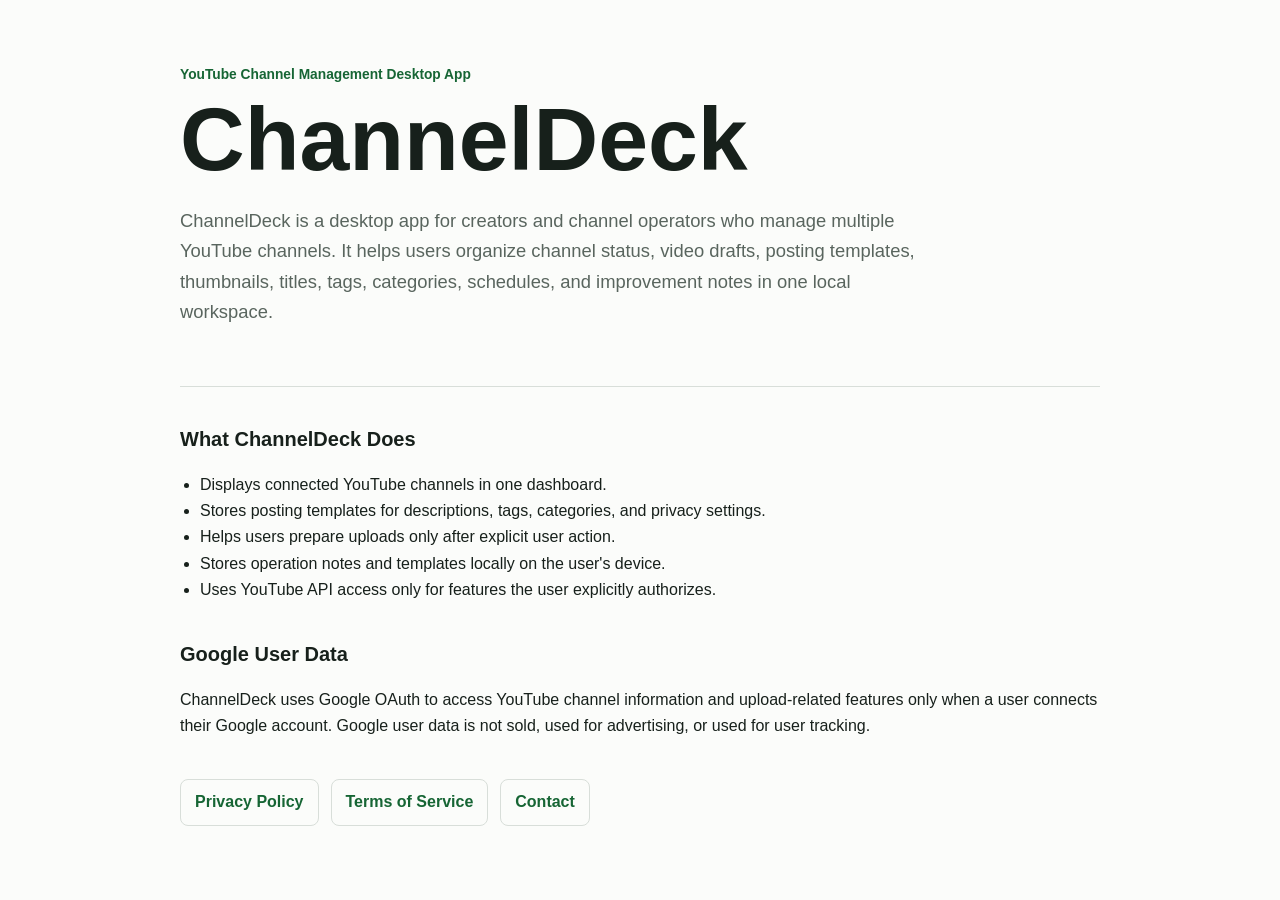
<file: index.html>
<!doctype html>
<html lang="ja">
  <head>
    <meta charset="utf-8" />
    <meta name="viewport" content="width=device-width, initial-scale=1" />
    <title>ChannelDeck</title>
    <meta
      name="description"
      content="ChannelDeck is a desktop management app for organizing multiple YouTube channels, posts, templates, and local operation notes."
    />
    <link rel="stylesheet" href="style.css" />
  </head>
  <body>
    <main class="shell">
      <section class="hero">
        <p class="eyebrow">YouTube Channel Management Desktop App</p>
        <h1>ChannelDeck</h1>
        <p class="lead">
          ChannelDeck is a desktop app for creators and channel operators who
          manage multiple YouTube channels. It helps users organize channel
          status, video drafts, posting templates, thumbnails, titles, tags,
          categories, schedules, and improvement notes in one local workspace.
        </p>
      </section>

      <section>
        <h2>What ChannelDeck Does</h2>
        <ul>
          <li>Displays connected YouTube channels in one dashboard.</li>
          <li>Stores posting templates for descriptions, tags, categories, and privacy settings.</li>
          <li>Helps users prepare uploads only after explicit user action.</li>
          <li>Stores operation notes and templates locally on the user's device.</li>
          <li>Uses YouTube API access only for features the user explicitly authorizes.</li>
        </ul>
      </section>

      <section>
        <h2>Google User Data</h2>
        <p>
          ChannelDeck uses Google OAuth to access YouTube channel information
          and upload-related features only when a user connects their Google
          account. Google user data is not sold, used for advertising, or used
          for user tracking.
        </p>
      </section>

      <section class="links">
        <a href="https://meguta12.github.io/channeldeck-legal/privacy.html">Privacy Policy</a>
        <a href="https://meguta12.github.io/channeldeck-legal/terms.html">Terms of Service</a>
        <a href="mailto:keita.1228.kendo@gmail.com">Contact</a>
      </section>
    </main>
  </body>
</html>
</file>
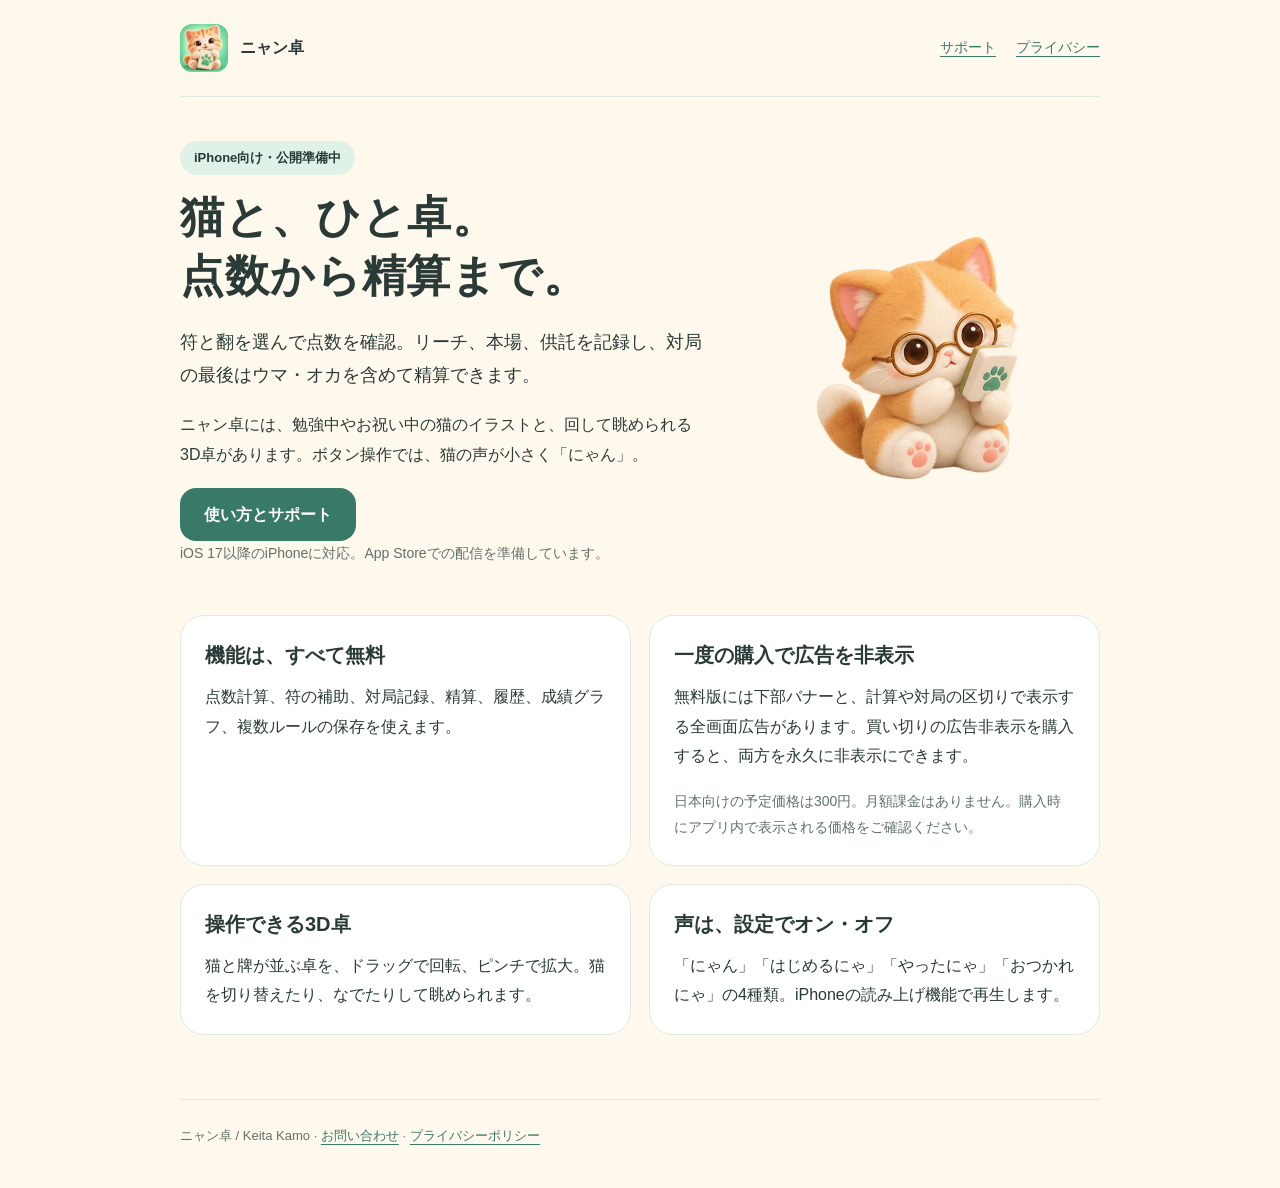
<file: nyantaku/index.html>
<!doctype html><html lang="ja"><head><meta charset="utf-8"><meta name="viewport" content="width=device-width,initial-scale=1"><title>ニャン卓｜猫と使う麻雀点数・精算アプリ</title><meta name="description" content="猫のイラストと3D卓で、麻雀の点数計算から対局記録、精算まで。iPhone向けニャン卓の公式サポートサイト。"><link rel="icon" href="icon.png"><link rel="stylesheet" href="style.css"></head><body>
<header><a class="brand" href="./"><img src="icon.png" alt="ニャン卓のアイコン">ニャン卓</a><nav aria-label="サイト案内"><a href="support.html">サポート</a><a href="privacy.html">プライバシー</a></nav></header>
<main><section class="hero"><div><span class="tag">iPhone向け・公開準備中</span><h1>猫と、ひと卓。<br>点数から精算まで。</h1><p class="lead">符と翻を選んで点数を確認。リーチ、本場、供託を記録し、対局の最後はウマ・オカを含めて精算できます。</p><p>ニャン卓には、勉強中やお祝い中の猫のイラストと、回して眺められる3D卓があります。ボタン操作では、猫の声が小さく「にゃん」。</p><a class="button" href="support.html">使い方とサポート</a><p class="muted">iOS 17以降のiPhoneに対応。App Storeでの配信を準備しています。</p></div><img class="hero-cat" src="cat.png" alt="牌を見ながら勉強する猫"></section>
<section class="cards" aria-label="アプリの機能"><article class="card"><h2>機能は、すべて無料</h2><p>点数計算、符の補助、対局記録、精算、履歴、成績グラフ、複数ルールの保存を使えます。</p></article><article class="card"><h2>一度の購入で広告を非表示</h2><p>無料版には下部バナーと、計算や対局の区切りで表示する全画面広告があります。買い切りの広告非表示を購入すると、両方を永久に非表示にできます。</p><p class="muted">日本向けの予定価格は300円。月額課金はありません。購入時にアプリ内で表示される価格をご確認ください。</p></article><article class="card"><h2>操作できる3D卓</h2><p>猫と牌が並ぶ卓を、ドラッグで回転、ピンチで拡大。猫を切り替えたり、なでたりして眺められます。</p></article><article class="card"><h2>声は、設定でオン・オフ</h2><p>「にゃん」「はじめるにゃ」「やったにゃ」「おつかれにゃ」の4種類。iPhoneの読み上げ機能で再生します。</p></article></section>
</main><footer>ニャン卓 / Keita Kamo · <a href="support.html">お問い合わせ</a> · <a href="privacy.html">プライバシーポリシー</a></footer></body></html>
</file>
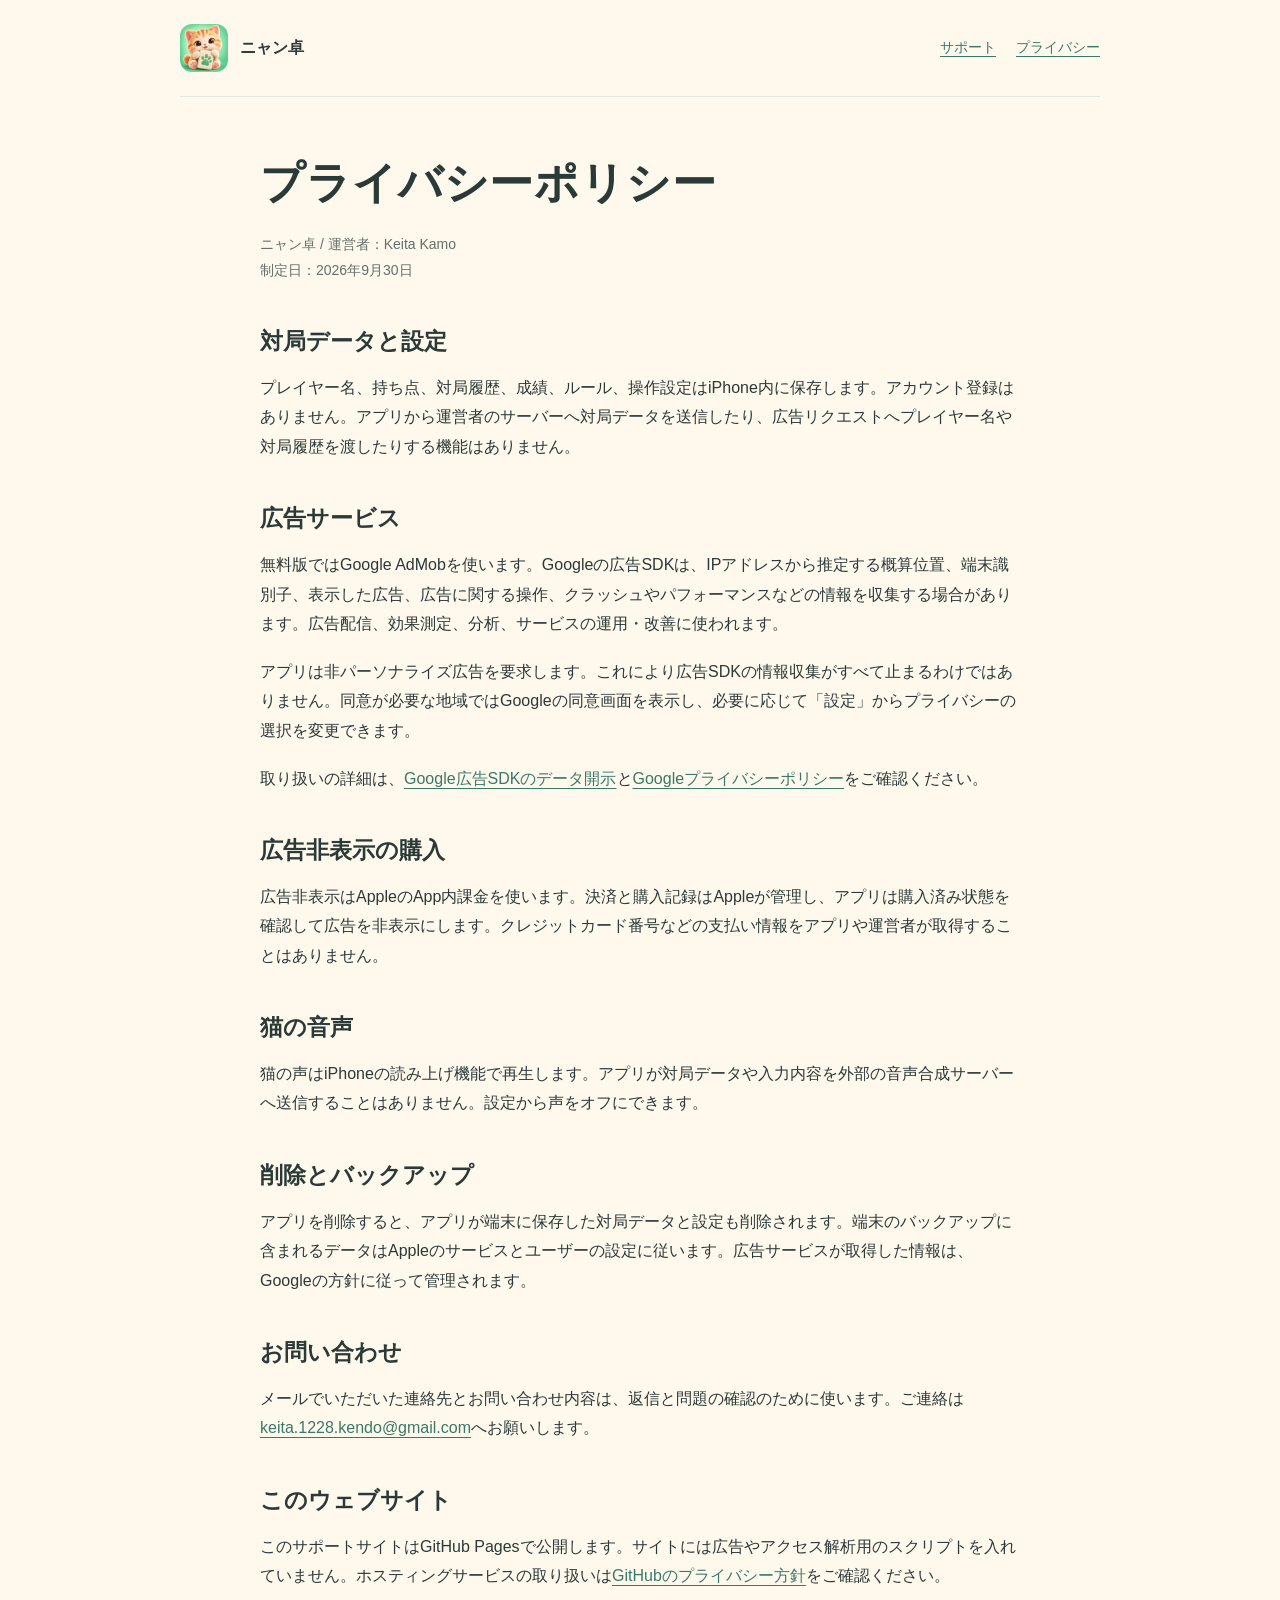
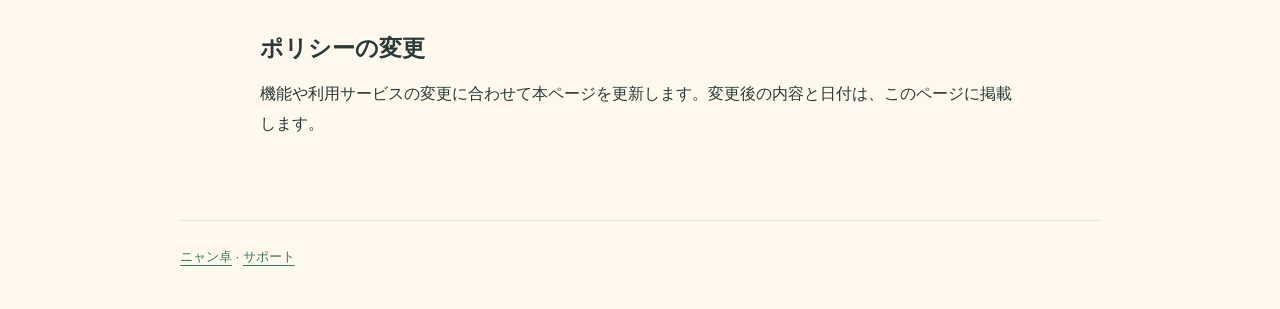
<file: nyantaku/privacy.html>
<!doctype html><html lang="ja"><head><meta charset="utf-8"><meta name="viewport" content="width=device-width,initial-scale=1"><title>ニャン卓｜プライバシーポリシー</title><meta name="description" content="ニャン卓の対局データ、広告SDK、購入情報、猫の音声、お問い合わせに関する取り扱い。"><link rel="icon" href="icon.png"><link rel="stylesheet" href="style.css"></head><body>
<header><a class="brand" href="./"><img src="icon.png" alt="">ニャン卓</a><nav aria-label="サイト案内"><a href="support.html">サポート</a><a href="privacy.html" aria-current="page">プライバシー</a></nav></header>
<main class="policy"><h1>プライバシーポリシー</h1><p class="muted">ニャン卓 / 運営者：Keita Kamo<br>制定日：2026年9月30日</p>
<h2>対局データと設定</h2><p>プレイヤー名、持ち点、対局履歴、成績、ルール、操作設定はiPhone内に保存します。アカウント登録はありません。アプリから運営者のサーバーへ対局データを送信したり、広告リクエストへプレイヤー名や対局履歴を渡したりする機能はありません。</p>
<h2>広告サービス</h2><p>無料版ではGoogle AdMobを使います。Googleの広告SDKは、IPアドレスから推定する概算位置、端末識別子、表示した広告、広告に関する操作、クラッシュやパフォーマンスなどの情報を収集する場合があります。広告配信、効果測定、分析、サービスの運用・改善に使われます。</p><p>アプリは非パーソナライズ広告を要求します。これにより広告SDKの情報収集がすべて止まるわけではありません。同意が必要な地域ではGoogleの同意画面を表示し、必要に応じて「設定」からプライバシーの選択を変更できます。</p><p>取り扱いの詳細は、<a href="https://developers.google.com/admob/ios/privacy/data-disclosure">Google広告SDKのデータ開示</a>と<a href="https://policies.google.com/privacy?hl=ja">Googleプライバシーポリシー</a>をご確認ください。</p>
<h2>広告非表示の購入</h2><p>広告非表示はAppleのApp内課金を使います。決済と購入記録はAppleが管理し、アプリは購入済み状態を確認して広告を非表示にします。クレジットカード番号などの支払い情報をアプリや運営者が取得することはありません。</p>
<h2>猫の音声</h2><p>猫の声はiPhoneの読み上げ機能で再生します。アプリが対局データや入力内容を外部の音声合成サーバーへ送信することはありません。設定から声をオフにできます。</p>
<h2>削除とバックアップ</h2><p>アプリを削除すると、アプリが端末に保存した対局データと設定も削除されます。端末のバックアップに含まれるデータはAppleのサービスとユーザーの設定に従います。広告サービスが取得した情報は、Googleの方針に従って管理されます。</p>
<h2>お問い合わせ</h2><p>メールでいただいた連絡先とお問い合わせ内容は、返信と問題の確認のために使います。ご連絡は<a href="mailto:keita.1228.kendo@gmail.com">keita.1228.kendo@gmail.com</a>へお願いします。</p>
<h2>このウェブサイト</h2><p>このサポートサイトはGitHub Pagesで公開します。サイトには広告やアクセス解析用のスクリプトを入れていません。ホスティングサービスの取り扱いは<a href="https://docs.github.com/ja/site-policy/privacy-policies/github-general-privacy-statement">GitHubのプライバシー方針</a>をご確認ください。</p>
<h2>ポリシーの変更</h2><p>機能や利用サービスの変更に合わせて本ページを更新します。変更後の内容と日付は、このページに掲載します。</p>
</main><footer><a href="./">ニャン卓</a> · <a href="support.html">サポート</a></footer></body></html>
</file>
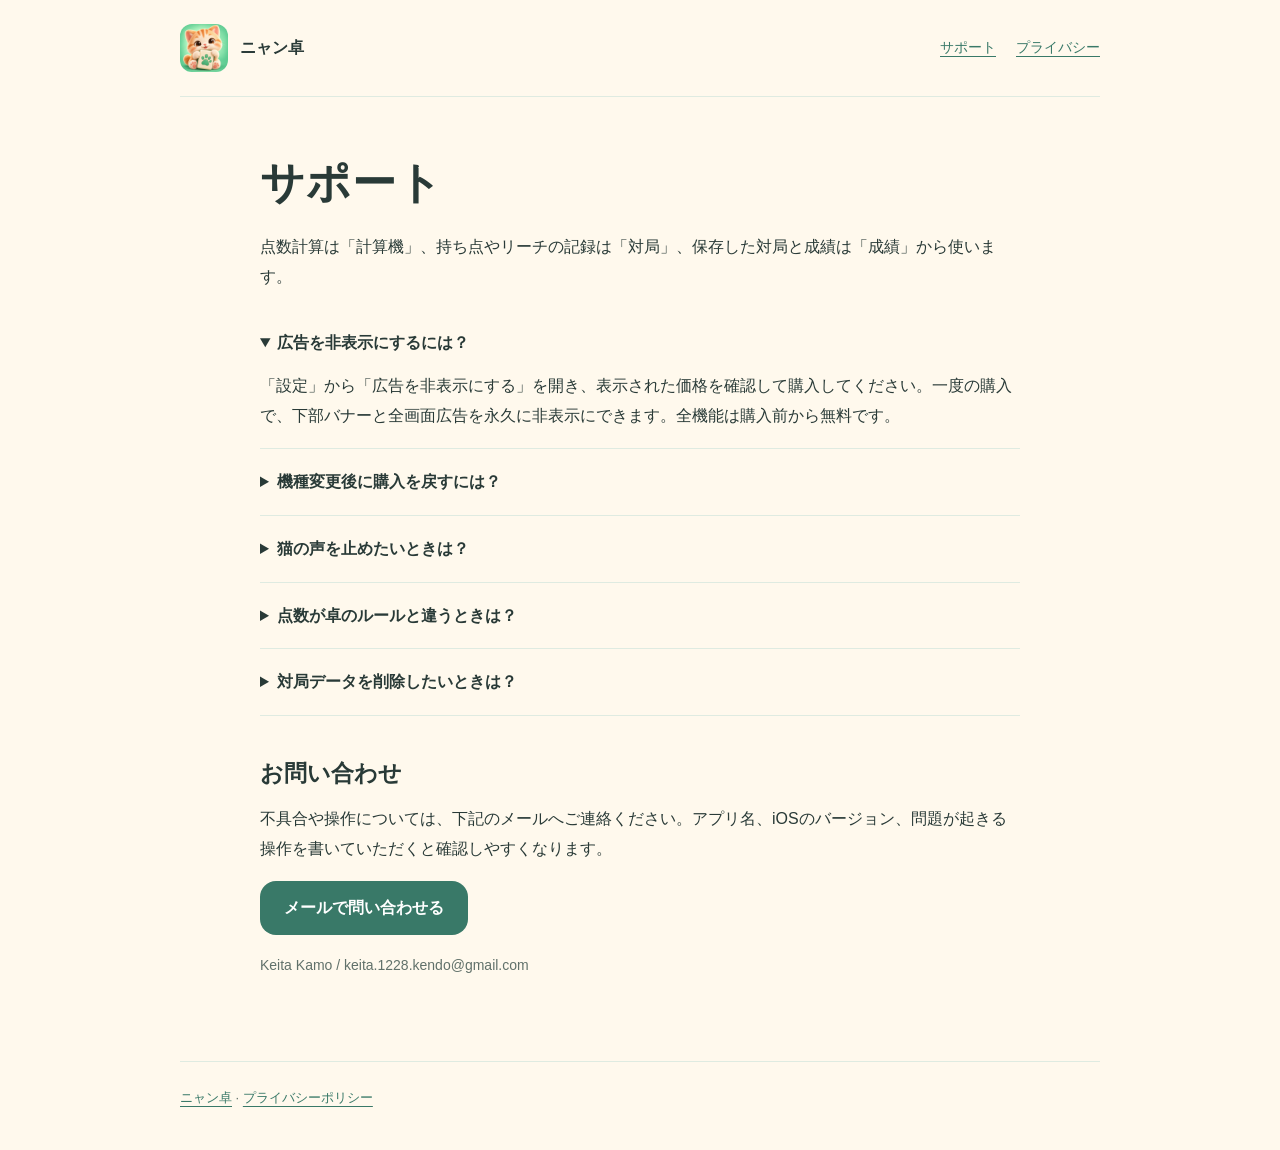
<file: nyantaku/support.html>
<!doctype html><html lang="ja"><head><meta charset="utf-8"><meta name="viewport" content="width=device-width,initial-scale=1"><title>ニャン卓｜サポート</title><meta name="description" content="ニャン卓の点数計算、対局記録、広告非表示の購入と復元、猫の声の使い方。"><link rel="icon" href="icon.png"><link rel="stylesheet" href="style.css"></head><body>
<header><a class="brand" href="./"><img src="icon.png" alt="">ニャン卓</a><nav aria-label="サイト案内"><a href="support.html" aria-current="page">サポート</a><a href="privacy.html">プライバシー</a></nav></header>
<main class="policy"><h1>サポート</h1><p>点数計算は「計算機」、持ち点やリーチの記録は「対局」、保存した対局と成績は「成績」から使います。</p>
<section class="faq" aria-label="よくある質問"><details open><summary>広告を非表示にするには？</summary><p>「設定」から「広告を非表示にする」を開き、表示された価格を確認して購入してください。一度の購入で、下部バナーと全画面広告を永久に非表示にできます。全機能は購入前から無料です。</p></details><details><summary>機種変更後に購入を戻すには？</summary><p>購入時と同じApple AccountでApp Storeにサインインし、ニャン卓の「設定」または購入画面で「購入を復元」を押してください。</p></details><details><summary>猫の声を止めたいときは？</summary><p>「設定」の猫の声をオフにしてください。音声はiPhoneの読み上げ機能を使っています。</p></details><details><summary>点数が卓のルールと違うときは？</summary><p>四麻・三麻、切り上げ満貫、ウマ・オカなどのルール設定をご確認ください。符が分からないときは符計算の補助を使えます。</p></details><details><summary>対局データを削除したいときは？</summary><p>iPhoneからアプリを削除すると、アプリが端末に保存した対局データや設定も削除されます。アプリを取り除く操作とは異なります。iPhoneのバックアップに残るデータは、Appleのバックアップ設定に従って管理してください。</p></details></section>
<h2>お問い合わせ</h2><p>不具合や操作については、下記のメールへご連絡ください。アプリ名、iOSのバージョン、問題が起きる操作を書いていただくと確認しやすくなります。</p><p><a class="button" href="mailto:keita.1228.kendo@gmail.com?subject=%E3%83%8B%E3%83%A3%E3%83%B3%E5%8D%93%E3%81%AE%E3%82%B5%E3%83%9D%E3%83%BC%E3%83%88">メールで問い合わせる</a></p><p class="muted">Keita Kamo / keita.1228.kendo@gmail.com</p>
</main><footer><a href="./">ニャン卓</a> · <a href="privacy.html">プライバシーポリシー</a></footer></body></html>
</file>
<file: style.css>
:root {
  color-scheme: light;
  --ink: #17201b;
  --muted: #59655e;
  --line: #d8ded9;
  --paper: #fbfcfa;
  --accent: #166534;
}

* {
  box-sizing: border-box;
}

body {
  margin: 0;
  background: var(--paper);
  color: var(--ink);
  font-family:
    -apple-system, BlinkMacSystemFont, "Segoe UI", sans-serif;
  line-height: 1.65;
}

.shell {
  width: min(920px, calc(100% - 40px));
  margin: 0 auto;
  padding: 64px 0;
}

.hero {
  border-bottom: 1px solid var(--line);
  padding-bottom: 40px;
  margin-bottom: 36px;
}

.eyebrow {
  color: var(--accent);
  font-size: 0.86rem;
  font-weight: 700;
  letter-spacing: 0;
  margin: 0 0 10px;
}

h1 {
  font-size: clamp(2.4rem, 8vw, 5.6rem);
  line-height: 0.95;
  margin: 0 0 24px;
}

h2 {
  font-size: 1.25rem;
  margin: 34px 0 12px;
}

.lead {
  color: var(--muted);
  font-size: 1.15rem;
  max-width: 760px;
}

ul {
  padding-left: 1.25rem;
}

.links {
  display: flex;
  flex-wrap: wrap;
  gap: 12px;
  margin-top: 40px;
}

a {
  color: var(--accent);
  font-weight: 700;
}

.links a {
  border: 1px solid var(--line);
  border-radius: 8px;
  padding: 9px 14px;
  text-decoration: none;
}
</file>
<file: nyantaku/style.css>
:root{color-scheme:light;--ink:#293a37;--muted:#61716a;--cream:#fff9ed;--mint:#e0f1e7;--accent:#397968;--line:#dfebe1}
*{box-sizing:border-box}body{margin:0;background:var(--cream);color:var(--ink);font-family:-apple-system,BlinkMacSystemFont,"Hiragino Kaku Gothic ProN","Noto Sans JP",sans-serif;line-height:1.85}a{color:var(--accent);text-underline-offset:4px}a:focus-visible,summary:focus-visible{outline:3px solid var(--accent);outline-offset:5px}header,main,footer{width:min(920px,calc(100% - 40px));margin:auto}header{display:flex;justify-content:space-between;align-items:center;gap:20px;padding:24px 0;border-bottom:1px solid var(--line)}.brand{display:flex;align-items:center;gap:12px;font-weight:800;color:var(--ink);text-decoration:none}.brand img{width:48px;height:48px;border-radius:12px}nav{display:flex;gap:20px;flex-wrap:wrap;font-size:14px}main{padding:44px 0 64px}h1{font-size:clamp(28px,5vw,44px);line-height:1.35;letter-spacing:.02em;margin:12px 0 20px}h2{font-size:23px;line-height:1.5;margin:40px 0 14px}p{margin:0 0 18px}.hero{display:grid;grid-template-columns:1.5fr 1fr;gap:36px;align-items:center}.hero-cat{width:min(280px,100%);height:auto;justify-self:center}.tag{display:inline-block;padding:5px 14px;background:var(--mint);border-radius:999px;font-size:13px;font-weight:700}.lead{font-size:18px}.muted{color:var(--muted);font-size:14px}.cards{display:grid;grid-template-columns:repeat(2,1fr);gap:18px;margin-top:30px}.card{padding:24px;background:white;border:1px solid var(--line);border-radius:24px}.card h2{margin:0 0 12px;font-size:20px}.card p:last-child{margin:0}.button{display:inline-block;padding:12px 24px;border-radius:16px;background:var(--accent);color:white;text-decoration:none;font-weight:700}.note{padding:20px 24px;background:var(--mint);border-radius:20px}.policy{max-width:760px}.policy ul{padding-left:22px}.policy li{margin:10px 0}.faq details{border-bottom:1px solid var(--line);padding:18px 0}.faq summary{font-weight:700;cursor:pointer}.faq details p{margin:14px 0 0}footer{padding:24px 0 40px;border-top:1px solid var(--line);font-size:13px;color:var(--muted)}@media(max-width:640px){header{align-items:flex-start;flex-direction:column;gap:12px}.hero{grid-template-columns:1fr;gap:16px}.hero-cat{width:180px;grid-row:1}.cards{grid-template-columns:1fr}main{padding-top:30px}nav{gap:16px}}
</file>
